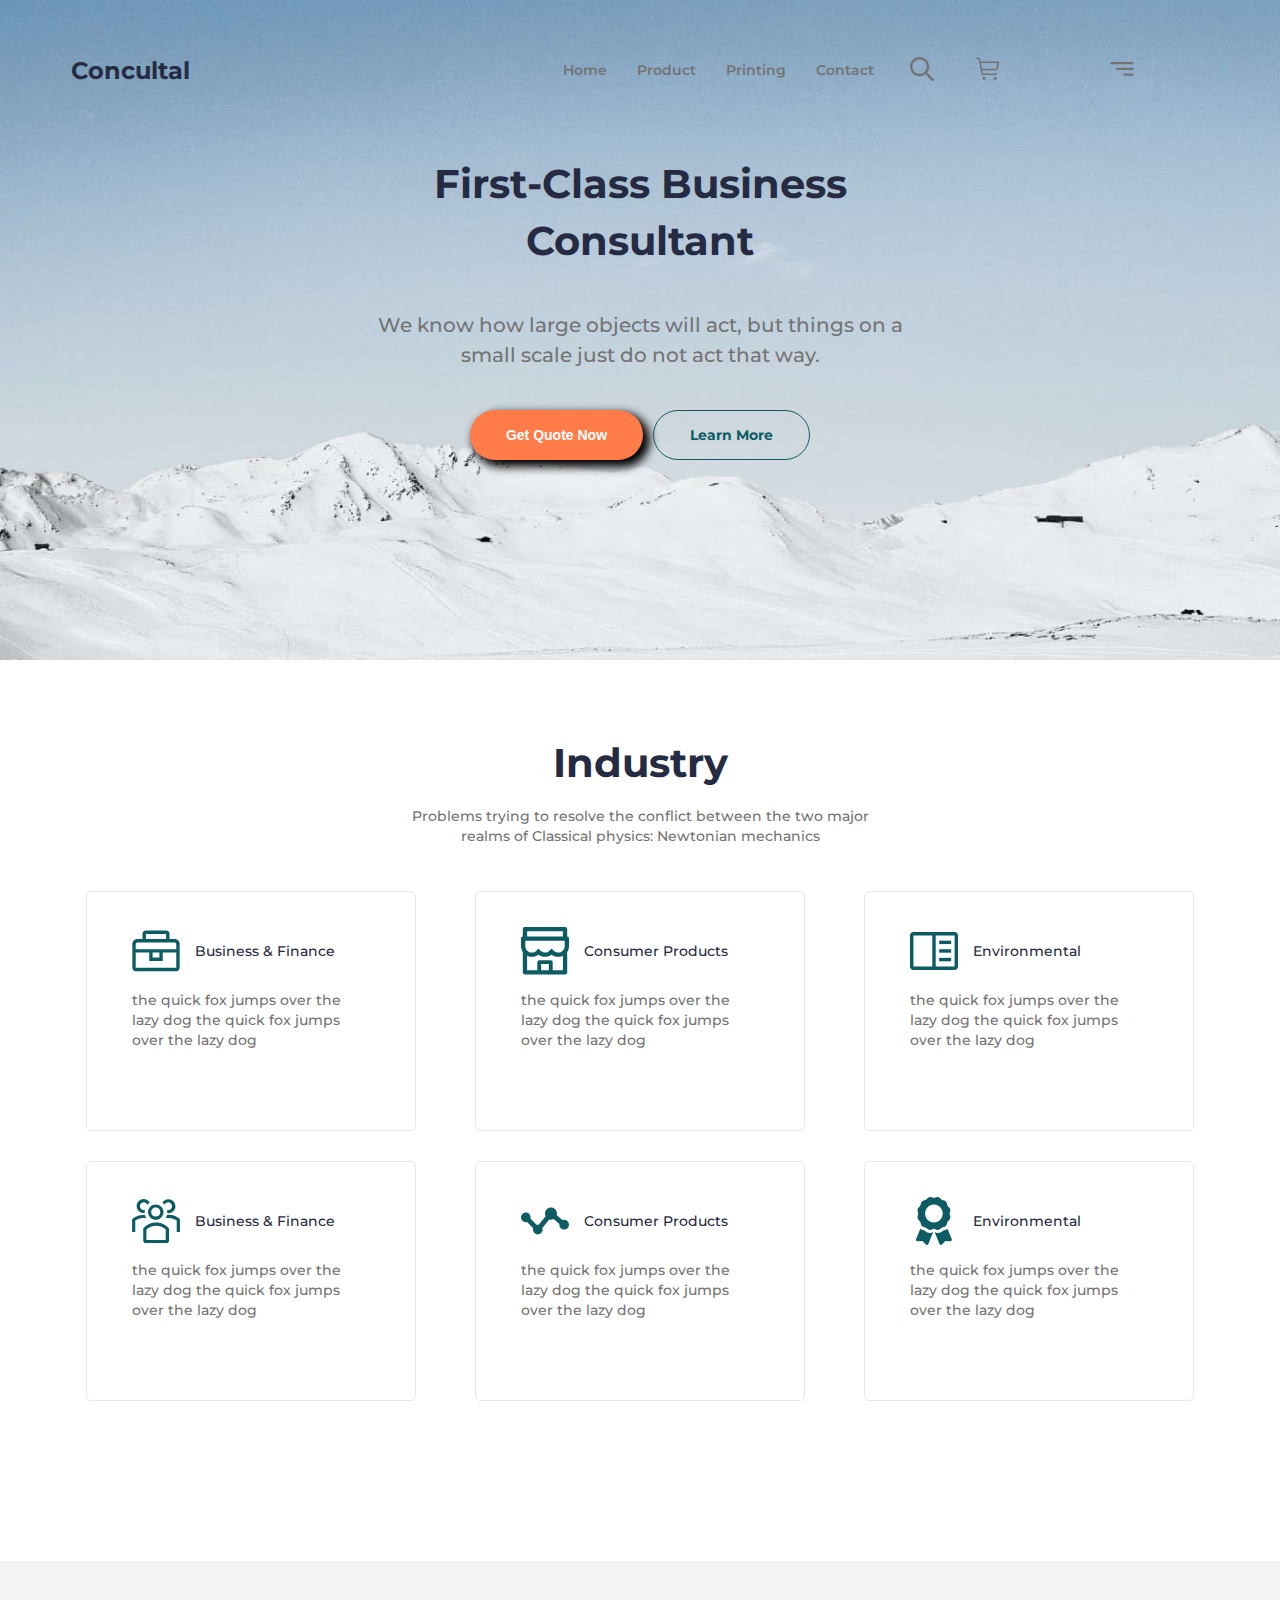
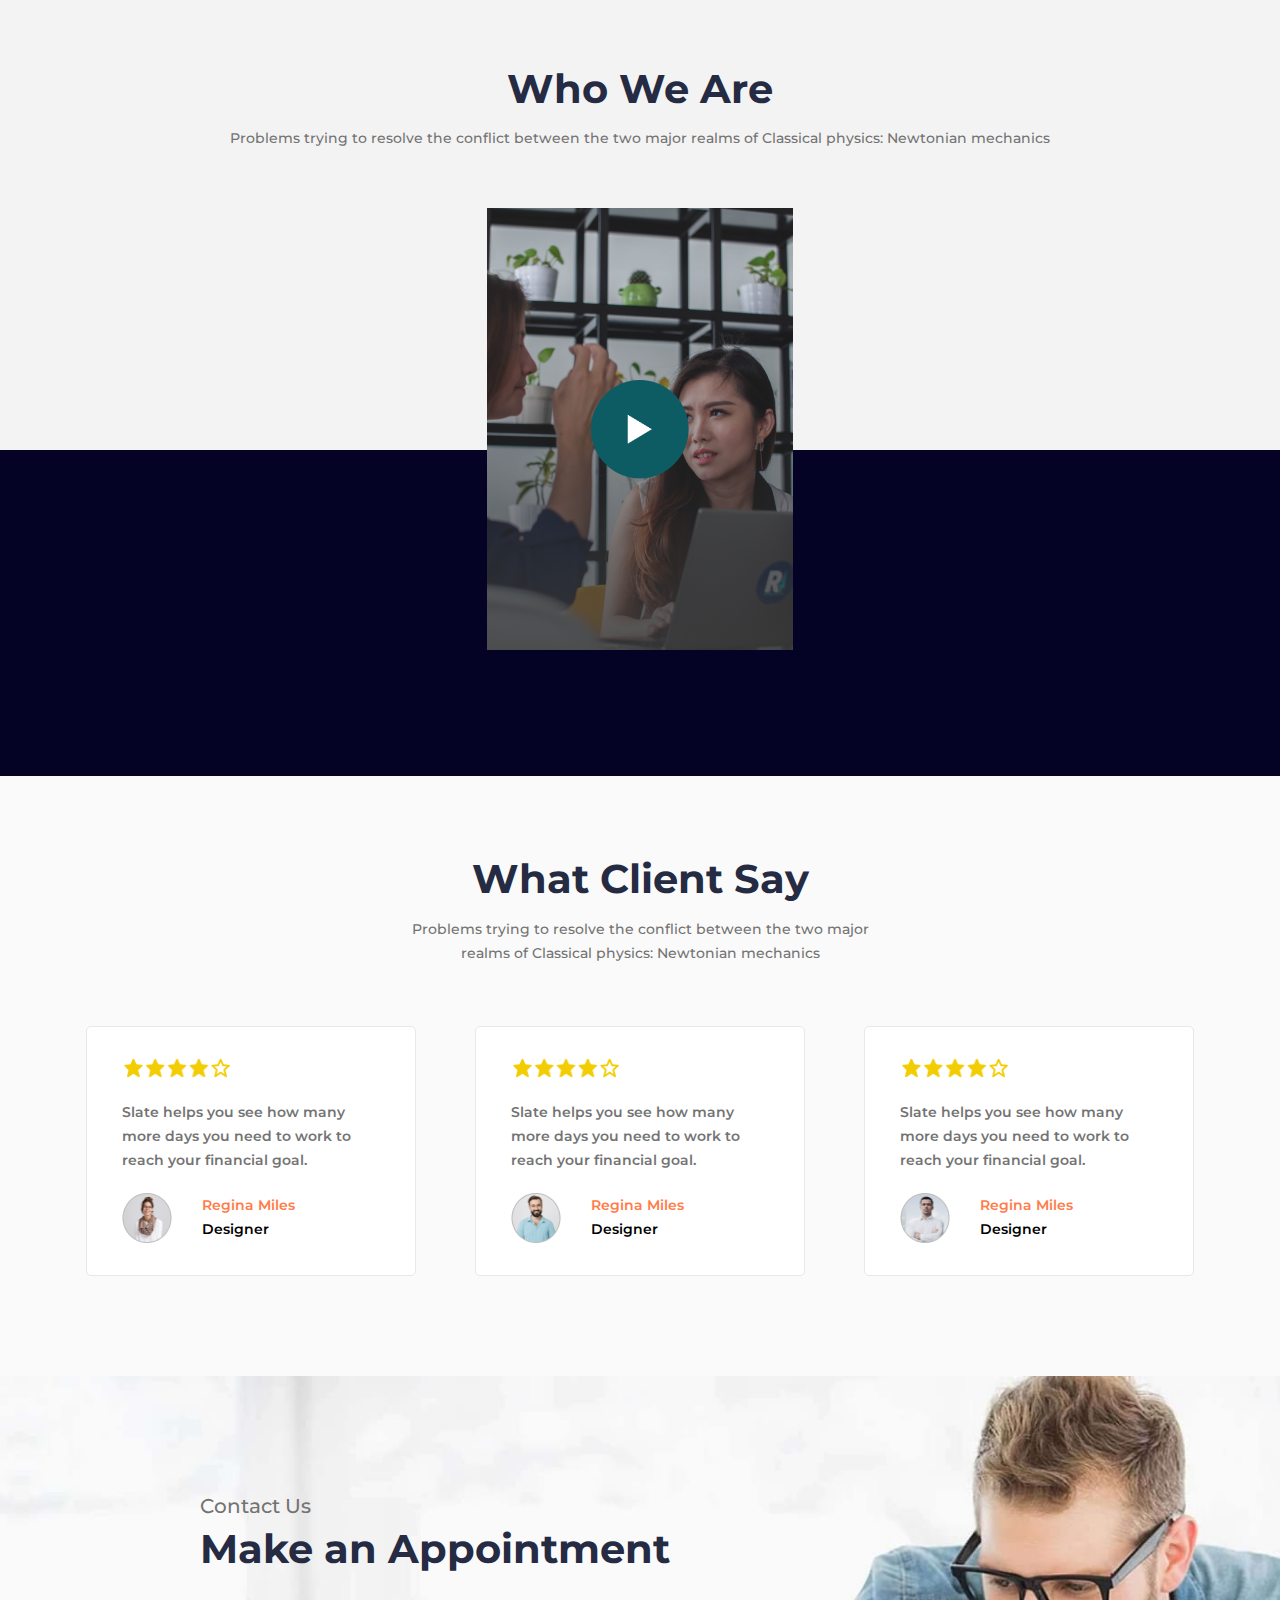
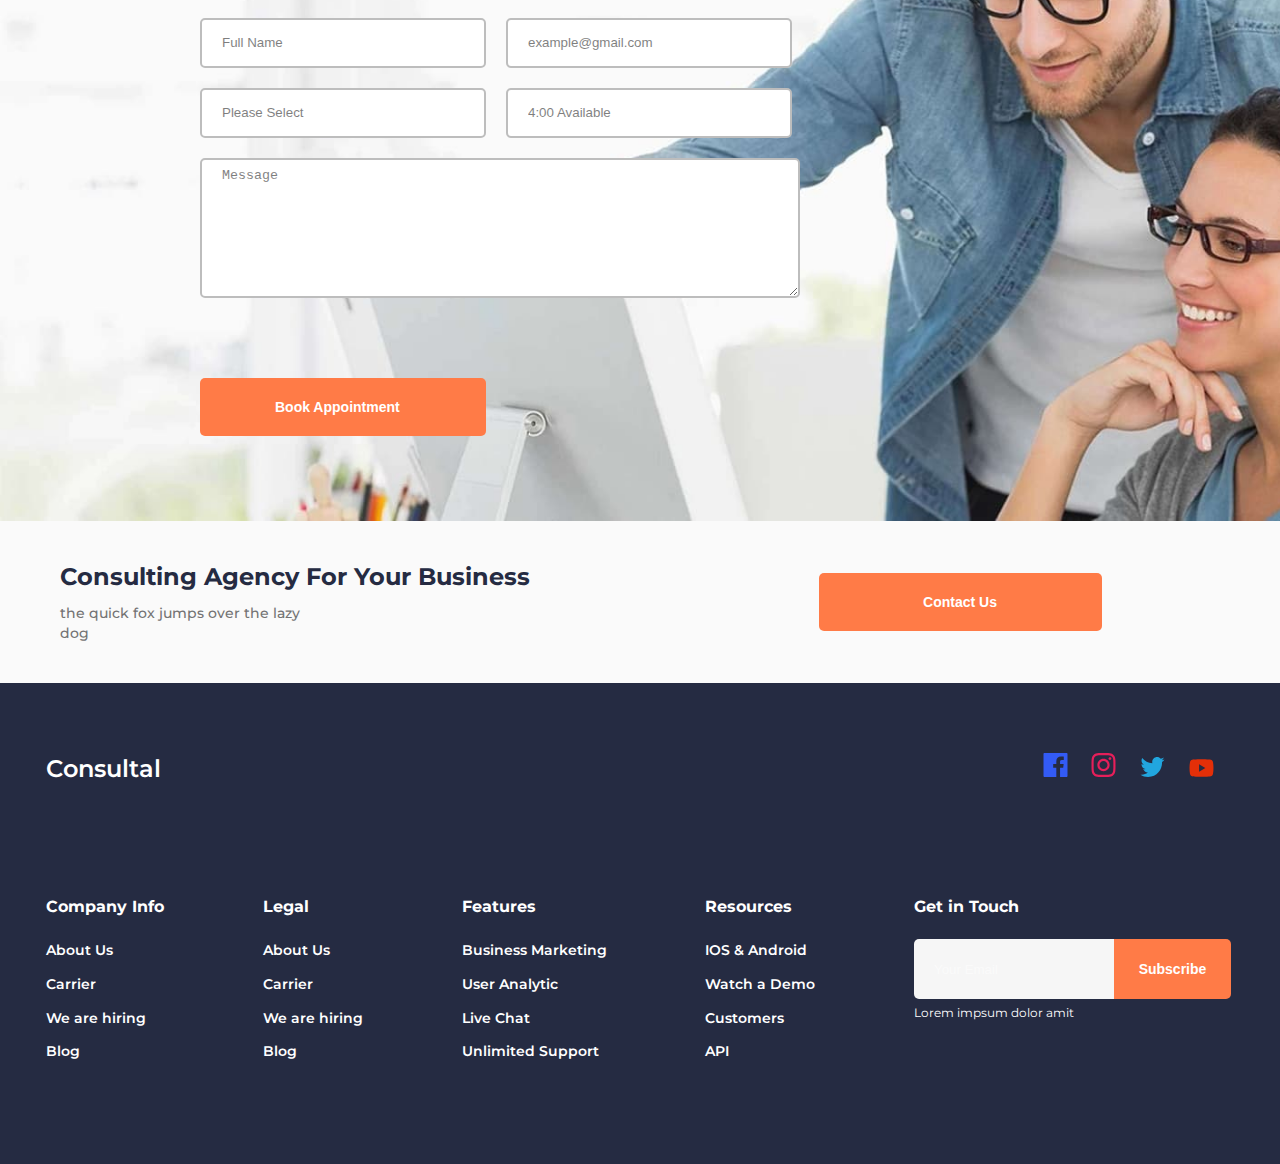
<file: index.html>
<!DOCTYPE html>
<html lang="en">
  <head>
    <link rel="stylesheet"  href="CSS/style.css" />
    <link rel="stylesheet" href="CSS/reseter.css" />
    <meta charset="UTF-8" />
    <meta http-equiv="X-UA-Compatible" content="IE=edge" />
    <meta name="viewport" content="width=device-width, initial-scale=1.0" />
    <title>Document</title>
  </head>

  <body>
  
    <header class="background1" >
    
      <div class="flex1 wrapper">
        <a id="head_a" class="flex1_1" href="">Concultal</a>
        <a class="head" href="">Home</a>
        <a class="head" href="">Product</a>
        <a class="head" href="">Printing</a>
        <a class="head" href="">Contact</a>
        <button class="image0 img_butt1 flex1_2">
          <img src="картинки/поиск.svg" width="24" height="24" alt="поиск" />
        </button>
        <button class="image0 img_butt2 flex1_2">
          <img
            src="картинки/корзина.svg"
            width="24"
            height="24"
            alt="корзина"
          />
        </button>
        <button class="image0 img_butt3 flex1_2" id="flex1_3">
          <img src="картинки/полоски.svg" width="24" height="24" alt="меню" />
        </button>
      </div>

      <nav class="navigation nav1">
        <ul>
          <li><a href="">Home</a></li>
          <li><a href="">Product</a></li>
          <li><a href="">Printing</a></li>
          <li><a href="">Contact</a></li>
        </ul>
      </nav>
      <section class="section1 section1-sr-only1">
        <h1 class="sr-only">MAIN</h1>
        <h2>First-Class Business Consultant</h2>
        <p class="s1p">
          We know how large objects will act, but things on a small scale just
          do not act that way.
        </p>

        <div class="flex2">
          <button style="box-shadow:5px 5px 10px 2px black;" class="flex2_1" id="butt1">Get Quote Now</button>
          <a class="buttonlink" href="">Learn More</a>
       
      </section>
    </header>
    <main>
      <section class="section1 section1-sr-only">
        <h1 class="sr-only">MAIN</h1>
        <h2>First-Class Business Consultant</h2>
        <p class="s1p">
          We know how large objects will act, but things on a small scale just
          do not act that way.
        </p>

        <div class="flex2">
          <button class="flex2_1" id="butt1">Get Quote Now</button>
          <a class="buttonlink" href="">Learn More</a>
       
      </section>
      <section class="p3 section2">
      </div>
        <h2>Industry</h2>
        <p style="text-align: center">
          Problems trying to resolve the conflict between the two major realms
          of Classical physics: Newtonian mechanics
        </p>
        <div class="flex3 wrapper">
          <div class="section2_div">
            <div class="flex8">
              <img src="картинки/сумка.svg" width="48" height="48" alt="" />
              <h3 >Business & Finance</h3>
            </div>
            <p>
              the quick fox jumps over the lazy dog the quick fox jumps over the
              lazy dog
            </p>
          </div>
          <div class="section2_div">
            <div class="flex8">
            <img src="картинки/магазин.svg" width="48" height="48" alt="" />
            <h3>Consumer Products</h3>
          </div>
            <p>
              the quick fox jumps over the lazy dog the quick fox jumps over the
              lazy dog
            </p>
          
          </div>
          <div class="section2_div">
            <div class="flex8">
            <img src="картинки/книга.svg" width="48" height="48" alt="" />
            <h3>Environmental</h3>
          </div>
            <p>
              the quick fox jumps over the lazy dog the quick fox jumps over the
              lazy dog
            </p>
          
          </div>
          <div class="section2_div">
            <div class="flex8">
            <img src="картинки/люди.svg" width="48" height="48" alt="" />
            <h3>Business & Finance</h3>
          </div>
            <p>
              the quick fox jumps over the lazy dog the quick fox jumps over the
              lazy dog
            </p>
          
          </div>
          <div class="section2_div">
            <div class="flex8">
            <img src="картинки/схема.svg" width="48" height="48" alt="" />
            <h3>Consumer Products</h3>
          </div>
            <p>
              the quick fox jumps over the lazy dog the quick fox jumps over the
              lazy dog
            </p>
          
          </div>
          <div class="section2_div" id="div">
            <div class="flex8">
            <img src="картинки/медаль.svg" width="48" height="48" alt="" />
            <h3>Environmental</h3>
          </div>
            <p>
              the quick fox jumps over the lazy dog the quick fox jumps over the
              lazy dog
            </p>
          
          </div>
        </div>
      </section>
      <section class="section3 p3">
        <h2>Who We Are</h2>
        <p style="text-align: center">
          Problems trying to resolve the conflict between the two major realms
          of Classical physics: Newtonian mechanics
        </p>
        <video
          class="video"
          width="306"
          height="442"
          ;
          poster="картинки/видео.png"
          src=""
        ></video>
      </section>
      <section class="section4">
        <h2>What Client Say</h2>
        <p  id="sec4p" class="section4_p1 section4_p" style="text-align: center">
          Problems trying to resolve the conflict between the two major realms
          of Classical physics: Newtonian mechanics
        </p>
        <div class="flex3 wrapper">
          <div class="section4_div">
            <blockquote>
              <img
                class="section4_img"
                src="картинки/stars.png"
                width="110.07"
                height="22"
                alt=""
              />
              <p class="section4_p2">
                Slate helps you see how many more days you need to work to reach
                your financial goal.
              </p>
            </blockquote>
            <div class="flex8">
              <img
                class="section4_img2"
                src="картинки/чел1.png"
                width="50"
                height="50"
                alt=""
              />
              <div><p class="section4-1">Regina Miles</p>
              <p class="section4-2">Designer</p></div>
            </div>
          </div>
          <div class="section4_div">
            <blockquote>
              <img
                class="section4_img"
                src="картинки/stars.png"
                width="110.07"
                height="22"
                alt=""
              />
              <p class="section4_p2">
                Slate helps you see how many more days you need to work to reach
                your financial goal.
              </p>
            </blockquote>
            <div class="flex8">
            <img
              class="section4_img2"
              src="картинки/чел2.png"
              width="50"
              height="50"
              alt=""
            />
            <div>
            <p class="section4-1" >Regina Miles</p>
            <p class="section4-2">Designer</p>
          </div>
          </div>
            
          </div>
          <div class="section4_div">
            <blockquote>
              <img
                class="section4_img"
                src="картинки/stars.png"
                width="110.07"
                height="22"
                alt=""
              />
              <p class="section4_p2">
                Slate helps you see how many more days you need to work to reach
                your financial goal.
              </p>
            </blockquote>
            <div class="flex8">
            <img
              class="section4_img2"
              src="картинки/чел3.png"
              width="50"
              height="50"
              alt=""
            />
            <div>
            <p class="section4-1">Regina Miles</p>
            <p class="section4-2">Designer</p>
          </div>
          </div>
          </div>
        </div>
      </section>
      <section class="section5 f_section5 form1">
        <div class="section5_p">
          <p id="h_contact" class="p4">Contact Us</p>
          <h2 class="h_make">Make an Appointment</h2>
        </div>
        <form action="URL" class="forms1 forms2">
          <div class="flex4">
            <p>
              <label><span>Full Name</span> <input placeholder="Full Name" /></label>
            </p>
            <p>
              <label
                ><span>example@gmail.com</span> <input placeholder="example@gmail.com"
              /></label>
            </p>
            <p>
              <label><span>Please Select</span> <input placeholder="Please Select" /></label>
            </p>
            <p>
              <label
                ><span>4:00 Available</span> <input placeholder="4:00 Available"
              /></label>
            </p>
          </div>
          <p>
            <label
              ><span>Message</span> <textarea placeholder="Message"></textarea>
            </label>
          </p>
          <button id="butt2">Book Appointment</button>
        </form>
      </section>
        <section class="p3 section6 flex5">
          <div>
            <h2 id="h2">Consulting Agency For Your Business</h2>
            <p>the quick fox jumps over the lazy dog</p>
          </div>
          <button id="butt3">Contact Us</button>
        </section>
      
    </main>
    <footer class="section7 forms3">
      <h2 class="sr-only">FOOTER</h2>
      <div class="flex6">
        <p><a id="link" class="flex6-1" href="">Consultal</a></p>
        <div class="img2">
          <a href="http://www.facebook.com.vn/"
            ><img src="картинки/facebook.svg"
          /></a>
          <a href=""> <img src="картинки/instagram.svg" /> </a>
          <a href=""><img src="картинки/twitter.svg" /> </a>
          <a href="https://www.youtube.com/ "
            ><img src="картинки/youtube.svg"
          /></a>
        </div>
      </div>
      <h2 class="sr-only">AAAAAAAAAAAAAAAAAAAAA</h2>
      <div class="flex7">
        <div>
          <h3>Company Info</h3>
          <ul>
            <li><a href="">About Us</a></li>
            <li><a href="">Carrier</a></li>
            <li><a href="">We are hiring</a></li>
            <li><a href="">Blog</a></li>
          </ul>
        </div>
        <div>
          <h3>Legal</h3>
          <ul>
            <li><a href="">About Us</a></li>
            <li><a href="">Carrier</a></li>
            <li><a href="">We are hiring</a></li>
            <li><a href="">Blog</a></li>
          </ul>
        </div>
        <div>
          <h3>Features</h3>
          <ul>
            <li><a href="">Business Marketing</a></li>
            <li><a href="">User Analytic</a></li>
            <li><a href="">Live Chat</a></li>
            <li><a href="">Unlimited Support</a></li>
          </ul>
        </div>
        <div>
          <h3>Resources</h3>
          <ul>
            <li><a href="">IOS & Android</a></li>
            <li><a href="">Watch a Demo</a></li>
            <li><a href="">Customers</a></li>
            <li><a href="">API</a></li>
          </ul>
        </div>
        <div>
          <h3 id="h33">Get in Touch</h3>
          <label><span>Your Email</span><input placeholder="Your Email" /></label>
          <button id="butt4">Subscribe</button>
          <p id="pp">Lorem impsum dolor amit</p>
        </div>
      </div>
    </footer>
  </body>
</html>
</file>
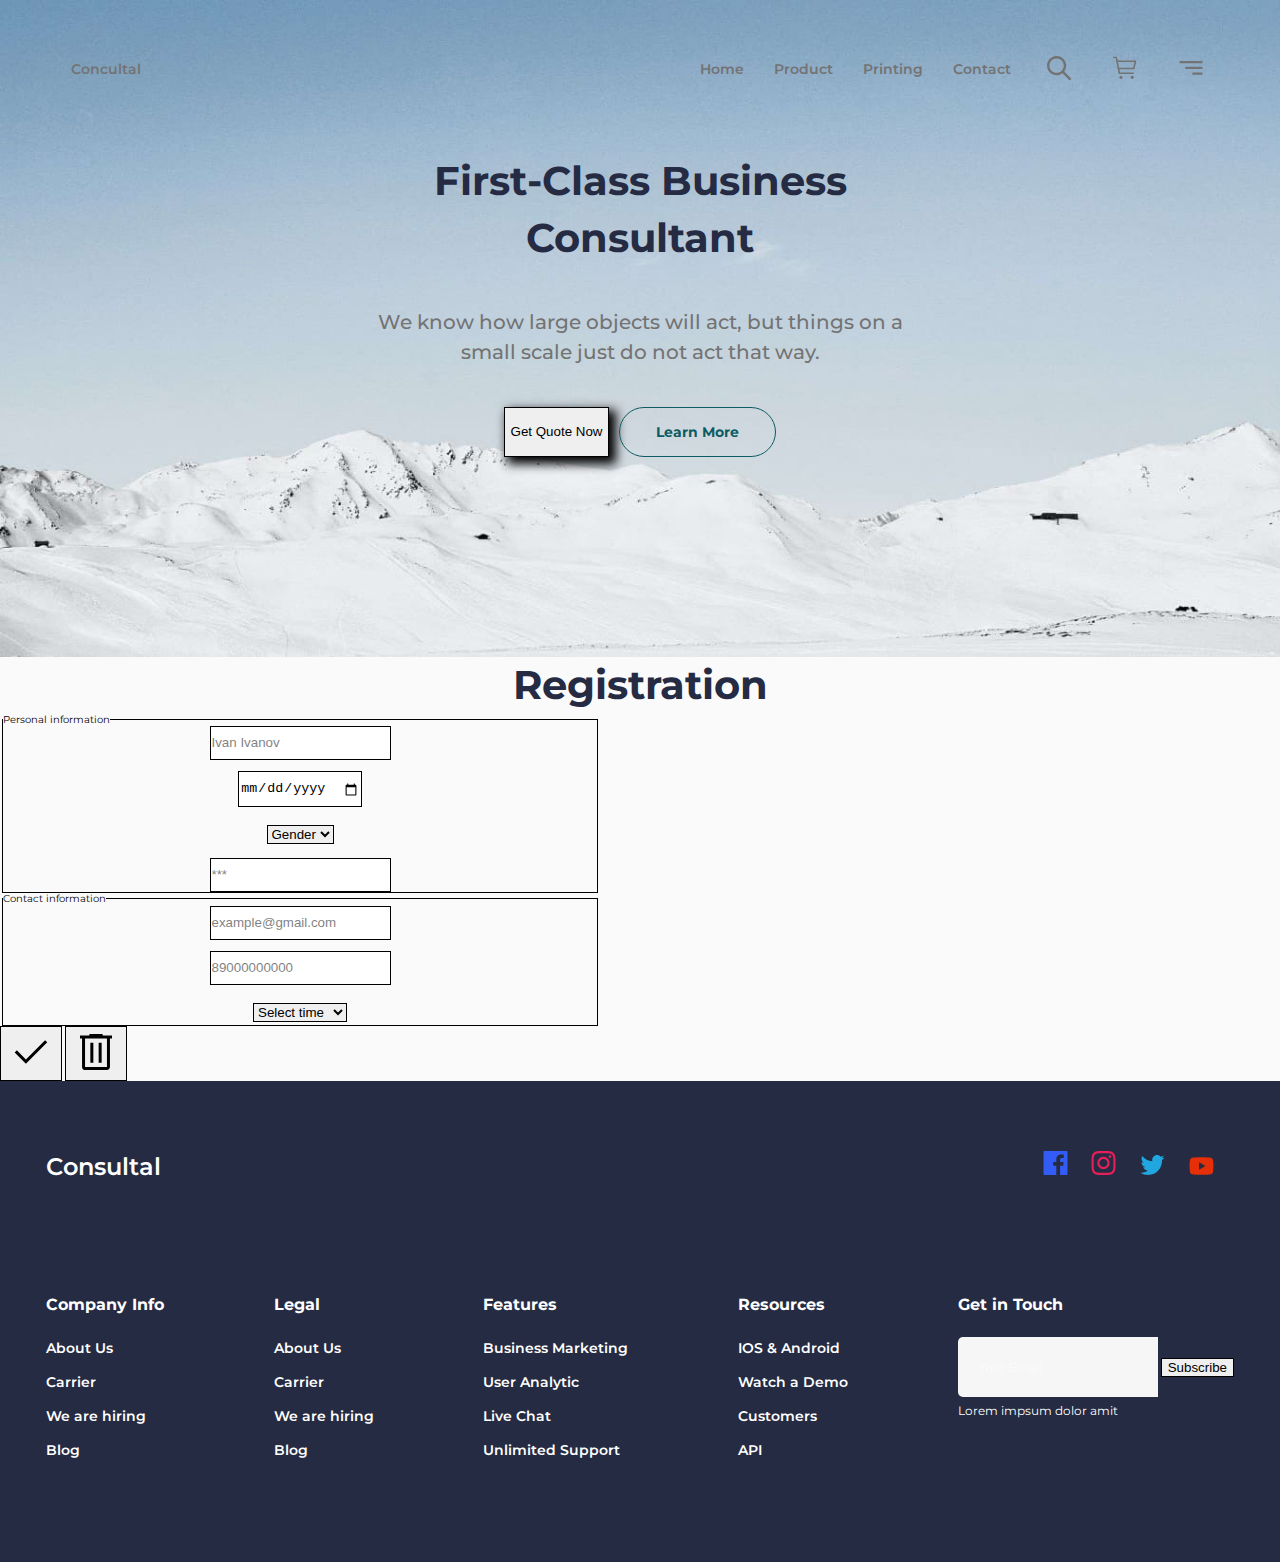
<file: form.html>
<!DOCTYPE html>
<html lang="en">
<head>
    <link rel="stylesheet"  href="CSS/style.css" />
    <link rel="stylesheet" href="CSS/reseter.css" />
    <meta charset="UTF-8">
    <meta http-equiv="X-UA-Compatible" content="IE=edge">
    <meta name="viewport" content="width=device-width, initial-scale=1.0">
    <title>Document</title>
</head>
<body >
    <header class="background1" >
        <div class="flex1 wrapper">
          <a class="flex1_1 head_a"  href="">Concultal</a>
          <a class="head" href="form.html">Home</a>
          <a class="head" href="">Product</a>
          <a class="head" href="">Printing</a>
          <a class="head" href="tel:+78121111111">Contact</a>
          <button class="image0 img_butt1 flex1_2">
            <img src="картинки/поиск.svg" width="24" height="24" alt="поиск" />
          </button>
          <button class="image0 img_butt2 flex1_2">
            <img
              src="картинки/корзина.svg"
              width="24"
              height="24"
              alt="корзина"
            />
          </button>
          <button class="image0 img_butt3 flex1_2">
            <img src="картинки/полоски.svg" width="24" height="24" alt="меню" />
          </button>
        </div>
  
        <nav class="navigation nav1">
          <ul>
            <li><a href="">Home</a></li>
            <li><a href="">Product</a></li>
            <li><a href="">Printing</a></li>
            <li><a href="tel:+78121111111">Contact</a></li>
          </ul>
        </nav>
        <section class="section1 section1-sr-only1">
          <h1 class="sr-only">MAIN</h1>
          <h2>First-Class Business Consultant</h2>
          <p class="s1p">
            We know how large objects will act, but things on a small scale just
            do not act that way.
          </p>
  
          <div class="flex2">
            <button style="box-shadow:5px 5px 10px 2px black;" class="flex2_1 butt1">Get Quote Now</button>
            <a class="buttonlink" href="">Learn More</a>
         
        </section>
  </header>
  <main>
    <section class="form_html">
    <h1 class="sr-only">AAAA</h1>
    <h2>Registration</h2>
        <form class="flex_form" action="" name="contact" method="POST" data-netlify="true">
          <fieldset class="form_html_flex">
            <legend>Personal information</legend>
          <p class="form_html_flex1">
            <label for="input1"> <span>Name</span></label> 
            <input id="input1" required placeholder="Ivan Ivanov" type="text">
          </p>
          <p class="form_html_flex1">
            <label for="input2"><span>Вate of birth</span></label> <input id="input2" required placeholder="01.01.2000" type="date">
          </p>
          <p class="form_html_flex1">
            <label for="input3"><span>Gender</span></label>
            <select name="city" id="input3">
              <option value="">Gender</option>
              <option value="time1">man</option>
              <option value="time2">woman</option>
              <option value="time3">-</option>
            </select>
          </p>
          <p class="form_html_flex1">
            <label for="input4"><span>Password</span></label><input id="input4" required placeholder="***" type="password">
          </p>
        </fieldset>
        <fieldset class="form_html_flex">
          <legend>Contact information</legend>
          <p class="form_html_flex1">
            <label for="input5"><span>Email</span></label><input id="input5" placeholder="example@gmail.com" type="text">
          </p>
          <p class="form_html_flex1">
            <label for="input6"><span>Telephone</span></label><input id="input6" required placeholder="89000000000" type="text">
          </p>
          <p class="form_html_flex1">
            <label for="time-select"><span>Time</span> </label>
            <select name="city" id="time-select">
              <option value="">Select time</option>
              <option value="time1">10:00-14:00</option>
              <option value="time2">14:00-18:00</option>
              <option value="time3">18:00-22:00</option>
            </select>
          </p>
        </fieldset>
        <div class="flex_butt">
        <button class="button" type="submit"><img src="картинки/отправить.svg" alt=""></button>
        <button class="button" type="reset"><img src="картинки/удалить.svg" alt=""></button>
        </div>
      </form>
      </section>

  </main>
  <footer class="section7 forms3 span">
    <h2 class="sr-only">FOOTER</h2>
    <div class="flex6">
      <p><a id="link" class="flex6-1" href="">Consultal</a></p>
      <div class="img2">
        <a href="http://www.facebook.com.vn/"
          ><img src="картинки/facebook.svg"
        /></a>
        <a href=""> <img src="картинки/instagram.svg" /> </a>
        <a href=""><img src="картинки/twitter.svg" /> </a>
        <a href="https://www.youtube.com/ "
          ><img src="картинки/youtube.svg"
        /></a>
      </div>
    </div>
    <h2 class="sr-only">AAAAAAAAAAAAAAAAAAAAA</h2>
    <div class="flex7">
      <div>
        <h3>Company Info</h3>
        <ul>
          <li><a class="aaa" href="">About Us</a></li>
          <li><a class="aaa" href="">Carrier</a></li>
          <li><a class="aaa" href="">We are hiring</a></li>
          <li><a class="aaa" href="">Blog</a></li>
        </ul>
      </div>
      <div>
        <h3>Legal</h3>
        <ul>
          <li><a class="aaa" href="">About Us</a></li>
          <li><a class="aaa" href="">Carrier</a></li>
          <li><a class="aaa" href="mailto:mail@htmlacademy.ru&body=привет?subject=вопрос">We are hiring</a></li>
          <li><a class="aaa" href="">Blog</a></li>
        </ul>
      </div>
      <div>
        <h3>Features</h3>
        <ul>
          <li><a class="aaa" href="">Business Marketing</a></li>
          <li><a class="aaa" href="">User Analytic</a></li>
          <li><a class="aaa" href="">Live Chat</a></li>
          <li><a class="aaa" href="">Unlimited Support</a></li>
        </ul>
      </div>
      <div>
        <h3>Resources</h3>
        <ul>
          <li><a class="aaa" href="">IOS & Android</a></li>
          <li><a class="aaa" href="">Watch a Demo</a></li>
          <li><a class="aaa" href="">Customers</a></li>
          <li><a class="aaa" href="">API</a></li>
        </ul>
      </div>
      <div>
        <h3 id="h33">Get in Touch</h3>
        <label><span>Your Email</span><input placeholder="Your Email" /></label>
        <button class="butt4">Subscribe</button>
        <p id="pp">Lorem impsum dolor amit</p>
      </div>
    </div>
  </footer>
</body>
</html>
</file>
<file: CSS/style.css>
@import url("https://fonts.googleapis.com/css2?family=Montserrat:wght@400;500;600;700&display=swap");
html {
  background-color: var(--front3);

}

:root {
  font-family: "Montserrat", sans-serif;
  font-size: 62.5%;
  --text1: #737373;
  --text3:#0d5c63;
  --front1: #e8e8e8;
  --text2: #252b42;
  --front2: #ff7b47;
  --border: #bdbdbd;
  --border2: #0d5c63;
  --front3: #fafafa;
  --front4: #f6f6f6;
  --front5: #f3f3f3;
  --front6: #252b42;
  --front7: #f7f7f7;
}

li {
  list-style-type: none;
  text-decoration: none;
}
ul {
  padding-left: 0rem;
}
a {
  text-decoration: none;
}
p {
  text-align: center;
  color: var(--text1);
  font-weight: 500;
  font-size: 2rem;
  line-height: 150%;
}
nav {
  margin-top: 140px;
  box-sizing: border-box;
}


.h_make {

  text-align: left;
  margin-bottom: 0px;
  margin-top: 0px;
  margin-bottom: 40px;
}
.h {
  text-indent: 100%;
  white-space: nowrap;
  overflow: hidden;
  margin-top: 0px;
  margin-bottom: 0px;
}
h2 {
  color: var(--text2);
  font-weight: 700;
  font-size: 4rem;
  line-height: 142%;
  text-align: center;
}
h3 {
  color: var(--text2);
  font-weight: 500;
  font-size: 1.4rem;
  line-height: 150%;
 
}
#head_a {
  color: var(--text2);
  font-weight: 700;
  font-size: 2.4rem;
  line-height: 133%;
}
.image0 {
  border: 0px;
}
.flex1 {
  display: flex;
  justify-content: space-between;
  align-items: center;
  flex-flow: row wrap;
  gap: 3rem;
  margin-top: 40px;
 
}
.flex1 a {
  font-weight: 600;
  font-size: 1.4rem;
  line-height: 171%;
  color: var(--text1);
}
.flex1_1 {
  flex-grow: 5;
  border: 0px;
}
.flex1_2 {
  justify-content: flex-end;
}
.flex1_3 {
  flex-grow: 1;
}

.wrapper {
  max-width: 1170px;
  margin-left: auto;
  margin-right: auto;
  padding-left: 16px;
  padding-right: 16px;
}
.img_butt1 {
  background-color: transparent;
}
.img_butt2 {
  background-color: transparent;
}
.img_butt3 {
  background-color: transparent;
}

header {
  padding-bottom: 10rem;
  padding-top: 1.5rem;
}
.navigation a {
  color: var(--text1);
  font-weight: 400;
  font-size: 3rem;
  line-height: 150%;
}
.navigation li {
  text-align: center;
  width: 100%;
  margin-bottom: 30px;
}
.section1 {
  text-align: center;
  padding: 6.9rem 4rem 10rem;
}
.section1 h2 {
  margin: 0 auto;
  display: block;
  margin-bottom: 40px;
}
.s1p{margin-bottom: 40px;}
.section1_p {
  margin: 0 auto;
  display: block;
  margin-top: 40px;
  margin-bottom: 40px;
}

#butt1 {
  font-weight: 700;
  font-size: 1.4rem;
  line-height: 200%;
  border: 0;
  box-sizing: border-box;
  background: var(--front2);
  color: white;
  padding: 1rem 3.6rem 1rem 3.6rem;
  border-radius: 25px;
}
.buttonlink {font-weight: 700;
  font-size: 1.4rem;
  line-height: 200%;

  box-sizing: border-box;
  color: var(--text3);
  padding: 1rem 3.6rem 1rem 3.6rem;
  text-align: center;
  border: 1px solid var(--border2);
  border-radius: 25px;
  
}
.section2_div {
  margin-top: 35px;
  border: 1px solid var(--front1);
  margin-bottom: 30px;
  border-radius: 5px;
  box-sizing: border-box;
  padding: 3.5rem 4.5rem;
  max-width: 330px;
  min-height: 200px;
  margin: 0 auto;
  display: block;
}


.section2 {
  padding-top: 7.5rem;
  padding-bottom: 16rem;
  background-color: white;
  padding-bottom: 16rem;
}

.section2 p {
  margin: 0 auto;
  display: block;
  margin-top: 15px;
  margin-bottom: 45px;
  
}

.flex8{
  display: flex;
  align-items: center;
  gap: 1.5rem;

}
.flex3 {
  display: flex;
  flex-wrap: wrap;
  align-content: space-between;
  gap: 3rem;
}
.flex4 {
  display: flex;
  flex-wrap: wrap;
  gap: 2rem;
}
.flex6 {
  display: flex;
  justify-content: space-between;
  align-items: center;
  flex-flow: row wrap;
  gap: 3rem;
  margin-bottom: 110px;
}
.flex6-1 {
  flex-grow: 2;
}
.flex6-2 {
  flex-grow: 1;
}

 
.img2 img {
  margin-right: 20px;
} 
.section3 {
  padding-top: 10rem;
  padding-bottom: 17.5rem;
  background: linear-gradient(to bottom, var(--front5) 60%, #040225 60%);
  /* background: var(--front5); */
  padding-bottom: 12.6rem;
}
.section3 p {
  margin: 0 auto;
  display: block;
  margin-top: 10px;
  margin-bottom: 45px;
}
.section4 {
  padding-top: 7.5rem;
  padding-bottom: 10rem;
  background-color: var(--front3);
}
.section4 p{
  font-weight: 600;
font-size: 1.4rem;
line-height: 171%;
text-align: left;
}
#sec4p{ font-weight: 500;}
.section4-1 {
  color: var(--front2);
}
.section4-2 {
  color: black;
  margin-top: 0;
}

.section4_p1 {
  margin: 0 auto;
  display: block;
  font-weight: 500;
  margin-top: 10px;
  margin-bottom: 60px;
}
.section4_div {
  border: 1px solid var(--front1);
  margin-bottom: 30px;
  border-radius: 5px;
  background-color: white;
  box-sizing: border-box;
  max-width: 330px;
  min-height: 250px;
  margin-left: 43px;
  margin: 0 auto;
  display: block;
  padding: 3rem 3.5rem;
}
.section4_p2 {
  margin-bottom: 20px;
}
.section4_img {
  margin-bottom: 20px;
}
.section4_img2 {
  margin-right: 15px;
}

.section5 {
  background-color: white;
  padding-top: 11.5rem;
  padding-bottom: 8.5rem;
}
 .flex4 p {
  margin: 0px;
} 
.section6{
  padding-top: 4rem;
  padding-bottom: 4rem;
}
.forms1 input {
  box-sizing: border-box;
  width: 286px;
  height: 50px;
  border: 2px solid var(--border);
  border-radius: 5px;
  margin-top: 0px;
  padding-left: 2rem;
}
.forms2 textarea {
  box-sizing: border-box;
  width: 100%;
  height: 140px;
  border: 2px solid var(--border);
  border-radius: 5px;
  margin-bottom: 40px;
  margin-top: 20px;
  padding-left: 2rem;
}
#butt2 {
  background: var(--front2);
  color: white;
  font-weight: 700;
  font-size: 1.4rem;
  line-height: 200%;
  width: 286px;
  border: 0;
  border-radius: 5px;
  margin-top: 40px;
  
  padding-top: 1.5rem;
  padding-bottom: 1.5rem;
  padding-left: 7.5rem;
  padding-right: 7.5rem;
}
.section6 p {
  max-width: 249px;
  margin-left: 60px;
  margin-top: 10px;
}
#h2 {
  font-size: 2.4rem;
  line-height: 133%;

  text-align: left;
  padding-left: 6rem;
  padding-right: 6rem;
}
#butt3 {
  background: var(--front2);
  color: white;
  font-weight: 700;
  font-size: 1.4rem;
  line-height: 200%;
  width: 283px;
  border: 0;
  border-radius: 5px;
  margin: 0 auto;
  display: block;
  padding: 1.5rem 7.5rem 1.5rem 7.5rem;
  max-height: 60px;
}
.section7 {
  padding-top: 9.3rem;
  padding-bottom: 7rem;
  background: var(--front6);
  padding: 7rem 4.6rem;
}
.section7 h3 {
  color: white;
  font-weight: 700;
  font-size: 1.6rem;
  line-height: 150%;
  margin: 0 auto;
  margin-bottom: 20px;
}
.section7 a {
  color: white;
  font-weight: 600;
  font-size: 1.4rem;
  line-height: 171%;
}
.section7 li {
  margin-top: 10px;
}
.section7 ul {
  margin-bottom: 30px;
}
.p3 p {
  font-weight: 500;
  font-size: 1.4rem;
  line-height: 143%;
  text-align: left;
}
.p4 p {
  font-weight: 700;
  font-size: 1.6rem;
  line-height: 150%;
}

#link {
  font-size: 2.4rem;
  line-height: 133%;
  color: white;
  text-align: start;
  text-align: left;
  width: 100%;
}

#h33 {
  font-weight: 700;
  font-size: 1.6rem;
  line-height: 150%;
}
.forms3 input {
  box-sizing: border-box;
  width: 200px;
  height: 60px;
  padding-left: 20rem;
  border: 2px solid var(--border);
  border-radius: 5px 0px 0px 5px;
  margin-top: 0px;
  border: 0px;
  margin: 0px auto;
  padding-left: 2rem;
  color: white;
  background-color: var(--front4);
}
#butt4 {
  background: transperent;

  background: var(--front2);
  color: white;
  font-weight: 700;
  font-size: 1.4rem;
  line-height: 200%;
  width: 117px;
  height: 60px;
  border: 0;
  border-radius: 0px 5px 5px 0px;
  color: white;
  position: relative;
  right: 3px;
}
#pp {
  font-weight: 400;
  font-size: 1.2rem;
  line-height: 28px;
  color: white;
  text-align: left;
  margin: 0px auto;
}

#h_contact {
  text-align: left;
  margin-bottom: 0px;

}
.sr-only {
  position: absolute;
  width: 1px;
  height: 1px;
  margin: -1px;
  border: 0;
  padding: 0;
  white-space: nowrap;
  clip-path: inset(100%);
  clip: rect(0 0 0 0);
  overflow: hidden;
}
/* .div{
  border: 0;
  margin-left: 0;
  padding-left: 0;
  padding-top: 10;
  margin-bottom: 110px;

} */
.video {
  margin: 0 auto;
  display: block;
  margin-top: 60px;
}
span {
  position: absolute;
  width: 1px;
  height: 1px;
  margin: -1px;
  border: 0;
  padding: 0;
  white-space: nowrap;
  clip-path: inset(100%);
  clip: rect(0 0 0 0);
  overflow: hidden;
}

@media screen and (min-width: 700px) {
 header{ background-image: url(../картинки/cover.jpg);
  background-repeat: no-repeat;
  background-size: cover;
  background-color:var(--text3)}
 .section5{background-image: url(../картинки/фон2.jpg);
  background-repeat: no-repeat;
  background-size: cover;
  background-color:var(--text3);
}

.section1-sr-only{position: absolute;
  width: 1px;
  height: 1px;
  margin: -1px;
  border: 0;
  padding: 0;
  white-space: nowrap;
  clip-path: inset(100%);
  clip: rect(0 0 0 0);
  overflow: hidden;}
.flex5 {
  display: flex;
  flex-wrap: wrap;
  gap: 5rem;
  align-items: center;
  margin: 0;
}
  nav {
    position: absolute;
    width: 1px;
    height: 1px;
    margin: -1px;
    border: 0;
    padding: 0;
    white-space: nowrap;
    clip-path: inset(100%);
    clip: rect(0 0 0 0);
    overflow: hidden;
  }
  #flex1_3 {
    flex-grow: 2;
  }
  .section1 h2 {
    max-width: 640px;
  }
  .section p {
    max-width: 540px;
  }
  .s1p{max-width: 540px; text-align: center;margin: 0 auto;
    display: block;}
  .flex2 {
    display: flex;
    justify-content: center;
    gap: 1rem;
    margin-top: 40px;
  }
  .flex2_1{
    margin: 0;
  }
  .section2 p {
    max-width: 470px;
  }
  .section3_p p {
    max-width: 470px;
  }
  .section4_p {
    max-width: 470px;
  }
  form {
    width: 600px;
  }
  #butt2{ text-align: left;
    
  }
}
@media screen and (max-width: 700px) {
  .section1-sr-only1{position: absolute;
    width: 1px;
    height: 1px;
    margin: -1px;
    border: 0;
    padding: 0;
    white-space: nowrap;
    clip-path: inset(100%);
    clip: rect(0 0 0 0);
    overflow: hidden;}
  .background1{background-color: var(--front7);}
  .head {
    position: absolute;
    width: 1px;
    height: 1px;
    margin: -1px;
    border: 0;
    padding: 0;
    white-space: nowrap;
    clip-path: inset(100%);
    clip: rect(0 0 0 0);
    overflow: hidden;
  }
  .section1 h2 {
    max-width: 250px;
  }
  .section1 p {
    max-width: 280px;
    margin: 0 auto;
    display: block;
    margin-bottom: 40px;
  }
  .section2 p {
    max-width: 280px;
  }
  .flex2_1{margin: 0 auto;
  display: block;
  border: 0;
margin-bottom: 25px;}
  .section3 p {
    max-width: 220px;
  }
  .section4_p {
    max-width: 260px;
  }
  form {
    width: 286px;
  }
}

@media screen and (max-width: 855px){}
@media screen and (max-width: 855px) {
  .section5_p {
    margin-left: 60px;
  }
  #butt2{
    margin: 0 auto;
    display: block;
  }
  .form1 form {
    text-align: center;
    margin: 0 auto;
    display: block;
  }
}
@media screen and (min-width: 855px) {
  .form1 form {
    margin-left: 200px;
  }
  .section5_p {
    margin-left: 200px;
  }
  #butt2{ text-align: left;
    
  }
}
@media screen and (min-width: 425px){
  .flex7 {
    display: flex;
    flex-wrap: wrap;
    justify-content: space-between;
    gap: 3rem; 
  }
}
</file>
<file: CSS/reseter.css>
*,
*::before,
*::after {
  box-sizing: inherit;
  padding: 0;
  margin: 0;
}

html {
  line-height: 1.15;
  box-sizing: border-box;
  font-family: sans-serif;
}

main {
  display: block;
}

h1 {
  font-size: 2em;
  margin: 0.67em 0;
}

p + p {
  margin-top: 1rem;
}

a {
  background-color: transparent;
}

abbr[title] {
  -webkit-text-decoration: underline dotted;
          text-decoration: underline dotted;
}

code,
kbd,
samp,
pre {
  font-family: monospace, monospace;
  font-size: 1em;
}

sub,
sup {
  font-size: 75%;
  line-height: 0;
  position: relative;
  vertical-align: baseline;
}

sub {
  bottom: -0.25em;
}

sup {
  top: -0.5em;
}

button,
input,
optgroup,
select,
textarea {
  line-height: inherit;
  border: 1px solid currentColor;
}

button {
  overflow: visible;
  text-transform: none;
}

button,
[type=button],
[type=reset],
[type=submit] {
  -webkit-appearance: button;
  padding: 1px 6px;
}

input {
  overflow: visible;
}

input,
textarea {
  padding: 1px;
}

fieldset {
  border: 1px solid currentColor;
  margin: 0 2px;
}

legend {
  color: inherit;
  display: table;
  max-width: 100%;
  white-space: normal;
}

progress {
  display: inline-block;
  vertical-align: baseline;
}

select {
  text-transform: none;
}

textarea {
  overflow: auto;
  vertical-align: top;
}

[type=search] {
  -webkit-appearance: textfield;
  outline-offset: -2px;
}

[type=color] {
  background: inherit;
}

::-webkit-inner-spin-button,
::-webkit-outer-spin-button {
  height: auto;
}

::-webkit-input-placeholder {
  color: inherit;
  opacity: 0.5;
}

::-webkit-search-decoration,
::-webkit-file-upload-button {
  -webkit-appearance: button;
  font: inherit;
}

::-moz-focus-inner {
  border: 0;
}

:-moz-focusring {
  outline: 1px dotted ButtonText;
}

:-moz-ui-invalid {
  box-shadow: none;
}

hr {
  box-sizing: content-box;
  height: 0;
  color: inherit;
  overflow: visible;
}

dl,
ol,
ul {
  margin: 1em 0;
}

ol ol,
ol ul,
ol dl,
ul ol,
ul ul,
ul dl,
dl ol,
dl ul,
dl dl {
  margin: 0;
}

b,
strong {
  font-weight: bolder;
}

audio,
video {
  display: inline-block;
}

audio:not([controls]) {
  display: none;
  height: 0;
}

img {
  border: 0;
}

svg:not(:root) {
  overflow: hidden;
}

table {
  text-indent: 0;
  border-color: inherit;
}

details {
  display: block;
}

dialog {
  background-color: inherit;
  border: solid;
  color: inherit;
  display: block;
  height: fit-content;
  left: 0;
  margin: auto;
  padding: 1em;
  position: absolute;
  right: 0;
  width: fit-content;
}

dialog:not([open]) {
  display: none;
}

summary {
  display: list-item;
}

canvas {
  display: inline-block;
}

template {
  display: none;
}

[hidden] {
  display: none;
}
</file>
